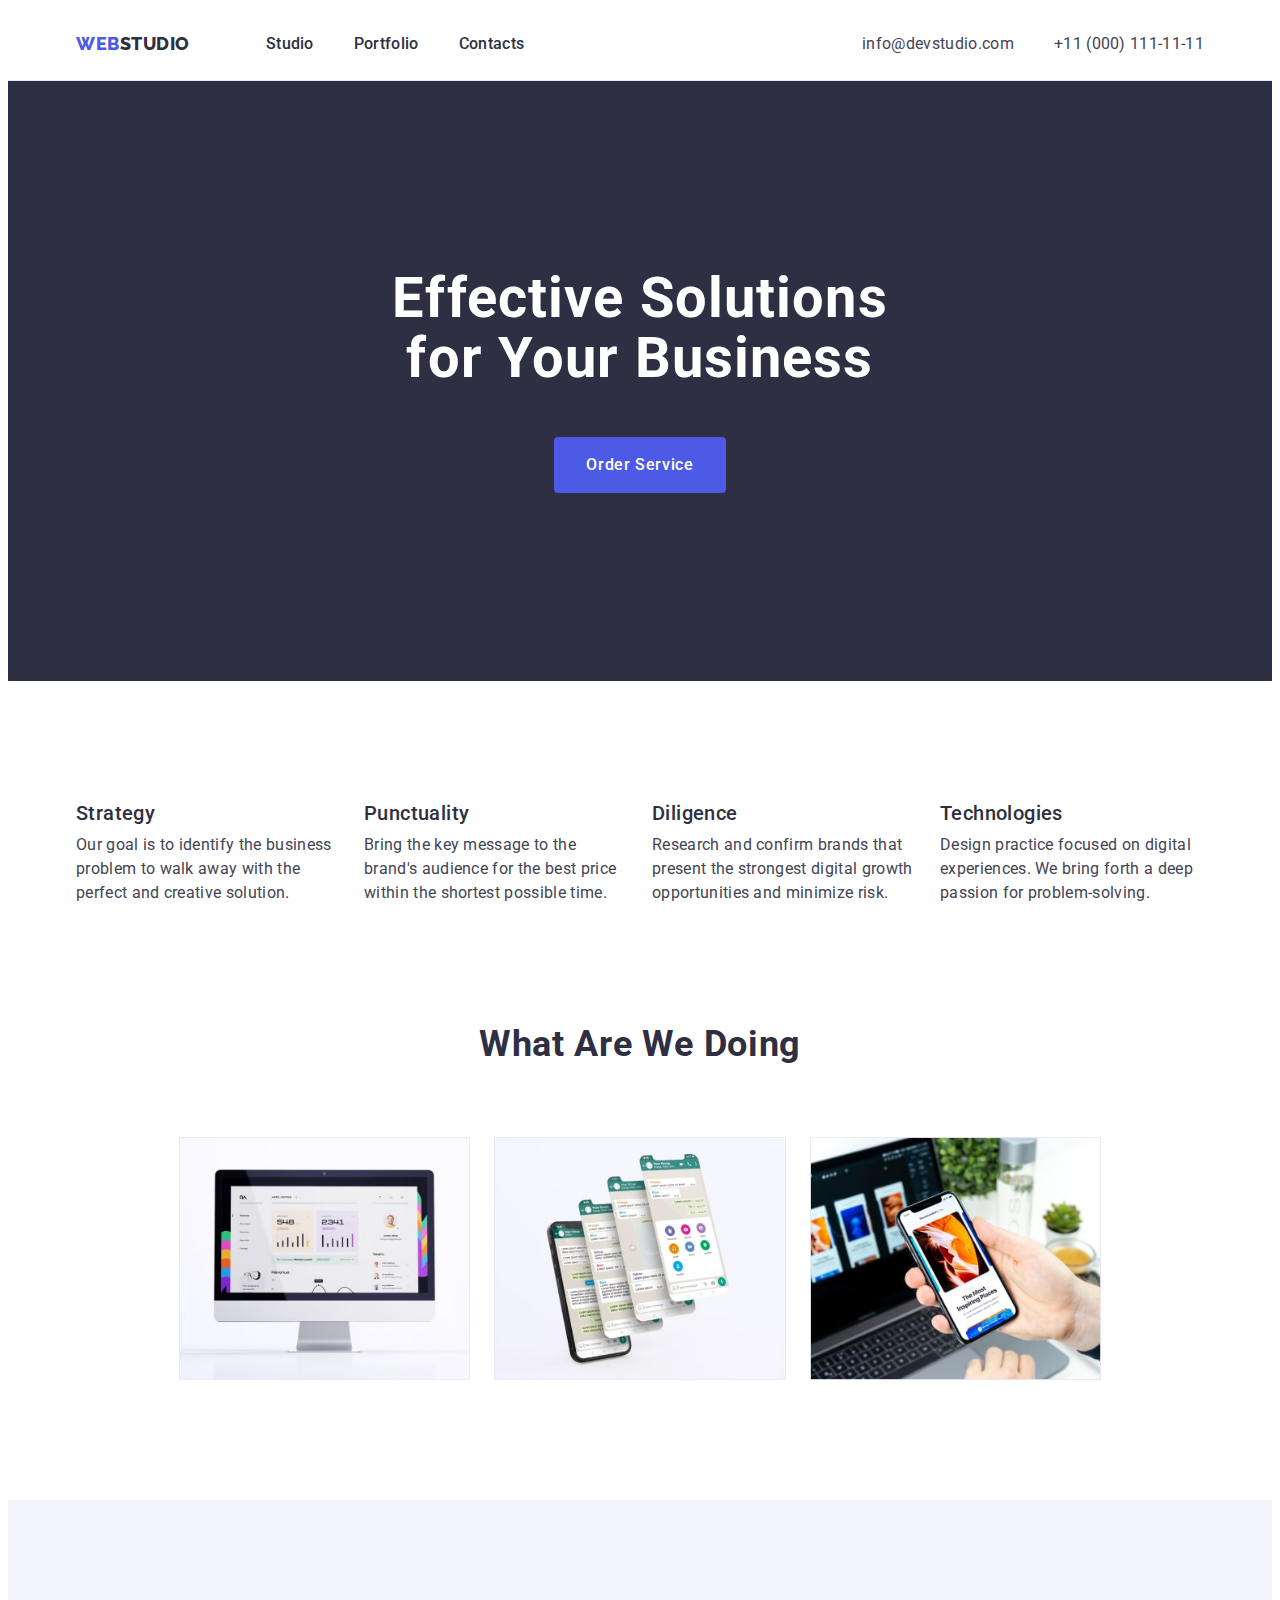
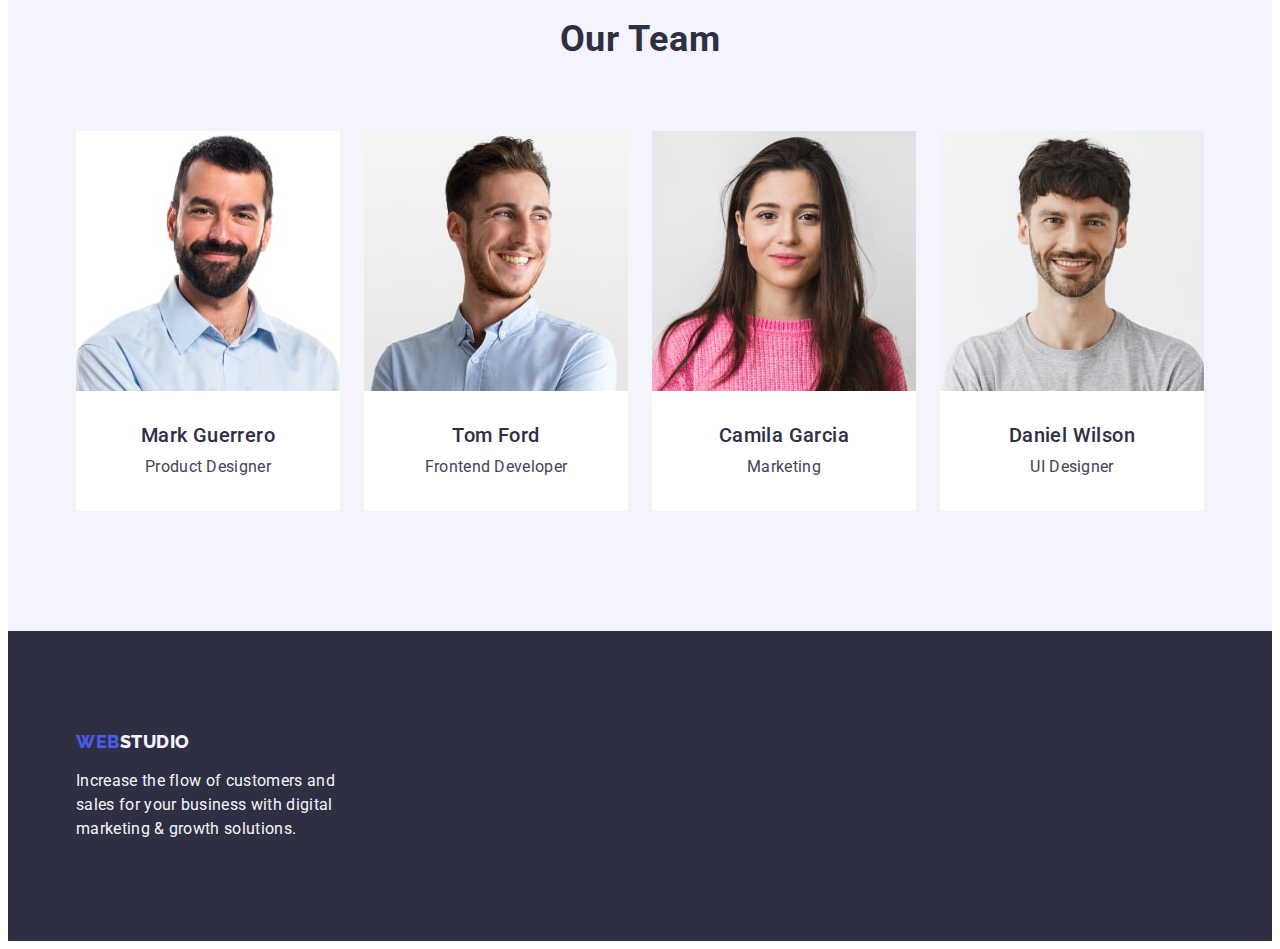
<file: index.html>
<!DOCTYPE html>
<html lang="en">
  <head>
    <meta charset="UTF-8" />
    <meta http-equiv="X-UA-Compatible" content="IE=edge" />
    <meta name="viewport" content="width=device-width, initial-scale=1.0" />
    <title>Document</title>
    <link rel="preconnect" href="https://fonts.googleapis.com" />
    <link rel="preconnect" href="https://fonts.gstatic.com" crossorigin />
    <link
      href="https://fonts.googleapis.com/css2?family=Montserrat:wght@400;700&family=Raleway:wght@800&family=Roboto:wght@400;500;700;900&display=swap"
      rel="stylesheet"
    />
    <link
      rel="stylesheet"
      href="https://cdnjs.cloudflare.com/ajax/libs/modern-normalize/2.0.0/modern-normalize.min.css"
      integrity="sha512-4xo8blKMVCiXpTaLzQSLSw3KFOVPWhm/TRtuPVc4WG6kUgjH6J03IBuG7JZPkcWMxJ5huwaBpOpnwYElP/m6wg=="
      crossorigin="anonymous"
      referrerpolicy="no-referrer"
    />
    <link rel="stylesheet" href="./css/styles.css" />
  </head>
  <body>
    <header class="header">
      <div class="header-container container">
        <nav class="header-navigation">
          <a class="header-logo link" href="./index.html"
            >Web<span class="header-logo-accent">Studio</span></a
          >
          <ul class="header-menu list">
            <li class="header-menu-item">
              <a class="header-menu-link link" href="./index.html">Studio</a>
            </li>
            <li class="header-menu-item">
              <a class="header-menu-link link" href="./portfolio.html"
                >Portfolio</a
              >
            </li>
            <li class="header-menu-item">
              <a class="header-menu-link link" href="">Contacts</a>
            </li>
          </ul>
        </nav>
        <address class="header-contacts">
          <ul class="header-contacts-menu list">
            <li class="header-contacts-item">
              <a
                class="header-contacts-link link"
                href="mailto:info@devstudio.com"
                >info@devstudio.com</a
              >
            </li>
            <li class="header-contacts-item">
              <a class="header-contacts-link link" href="tel:+110001111111"
                >+11 (000) 111-11-11</a
              >
            </li>
          </ul>
        </address>
      </div>
    </header>

    <main>
      <section class="hero">
        <div class="container">
          <h1 class="hero-title">Effective Solutions for Your Business</h1>
          <button type="button" class="hero-button">Order Service</button>
        </div>
      </section>
      <section class="advantages">
        <div class="container">
          <h2 class="visually-hidden">Advantages</h2>
          <ul class="advantages-list list">
            <li class="advantages-item">
              <h3 class="advantages-subtitle">Strategy</h3>
              <p class="advantages-item-text">
                Our goal is to identify the business problem to walk away with
                the perfect and creative solution.
              </p>
            </li>
            <li class="advantages-item">
              <h3 class="advantages-subtitle">Punctuality</h3>
              <p class="advantages-item-text">
                Bring the key message to the brand's audience for the best price
                within the shortest possible time.
              </p>
            </li>
            <li class="advantages-item">
              <h3 class="advantages-subtitle">Diligence</h3>
              <p class="advantages-item-text">
                Research and confirm brands that present the strongest digital
                growth opportunities and minimize risk.
              </p>
            </li>
            <li class="advantages-item">
              <h3 class="advantages-subtitle">Technologies</h3>
              <p class="advantages-item-text">
                Design practice focused on digital experiences. We bring forth a
                deep passion for problem-solving.
              </p>
            </li>
          </ul>
        </div>
      </section>
      <section class="images">
        <div class="container">
          <h2 class="images-title">What are we doing</h2>
          <ul class="images-list list">
            <li class="images-item">
              <img
                src="./images/img1-min.jpg"
                alt="Monitor screen"
                width="360"
                height="300"
              />
            </li>
            <li class="images-item">
              <img
                src="./images/img2-min.jpg"
                alt="Phone screen"
                width="360"
                height="300"
              />
            </li>
            <li class="images-item">
              <img
                src="./images/img3-min.jpg"
                alt="Phone in hand"
                width="360"
                height="300"
              />
            </li>
          </ul>
        </div>
      </section>
      <section class="team">
        <div class="container">
          <h2 class="team-title">Our Team</h2>
          <ul class="team-list list">
            <li class="team-item">
              <img
                src="./images/team_img1-min.jpg"
                alt="Mark Guerrero"
                width="264"
                height="260"
              />
              <div class="container-text">
                <h3 class="team-name">Mark Guerrero</h3>
                <p class="team-text">Product Designer</p>
              </div>
            </li>
            <li class="team-item">
              <img
                src="./images/team_img2-min.jpg"
                alt="Tom Ford"
                width="264"
                height="260"
              />
              <div class="container-text">
                <h3 class="team-name">Tom Ford</h3>
                <p class="team-text">Frontend Developer</p>
              </div>
            </li>
            <li class="team-item">
              <img
                src="./images/team_img3-min.jpg"
                alt="Camila Garcia"
                width="264"
                height="260"
              />
              <div class="container-text">
                <h3 class="team-name">Camila Garcia</h3>
                <p class="team-text">Marketing</p>
              </div>
            </li>
            <li class="team-item">
              <img
                src="./images/team_img4-min.jpg"
                alt="Daniel Wilson"
                width="264"
                height="260"
              />
              <div class="container-text">
                <h3 class="team-name">Daniel Wilson</h3>
                <p class="team-text">UI Designer</p>
              </div>
            </li>
          </ul>
        </div>
      </section>
    </main>

    <footer class="footer">
      <div class="container">
        <a class="footer-logo link" href="./index.html"
          >Web<span class="footer-logo-accent">Studio</span></a
        >
        <p class="footer-text">
          Increase the flow of customers and sales for your business with
          digital marketing & growth solutions.
        </p>
      </div>
    </footer>
  </body>
</html>
</file>
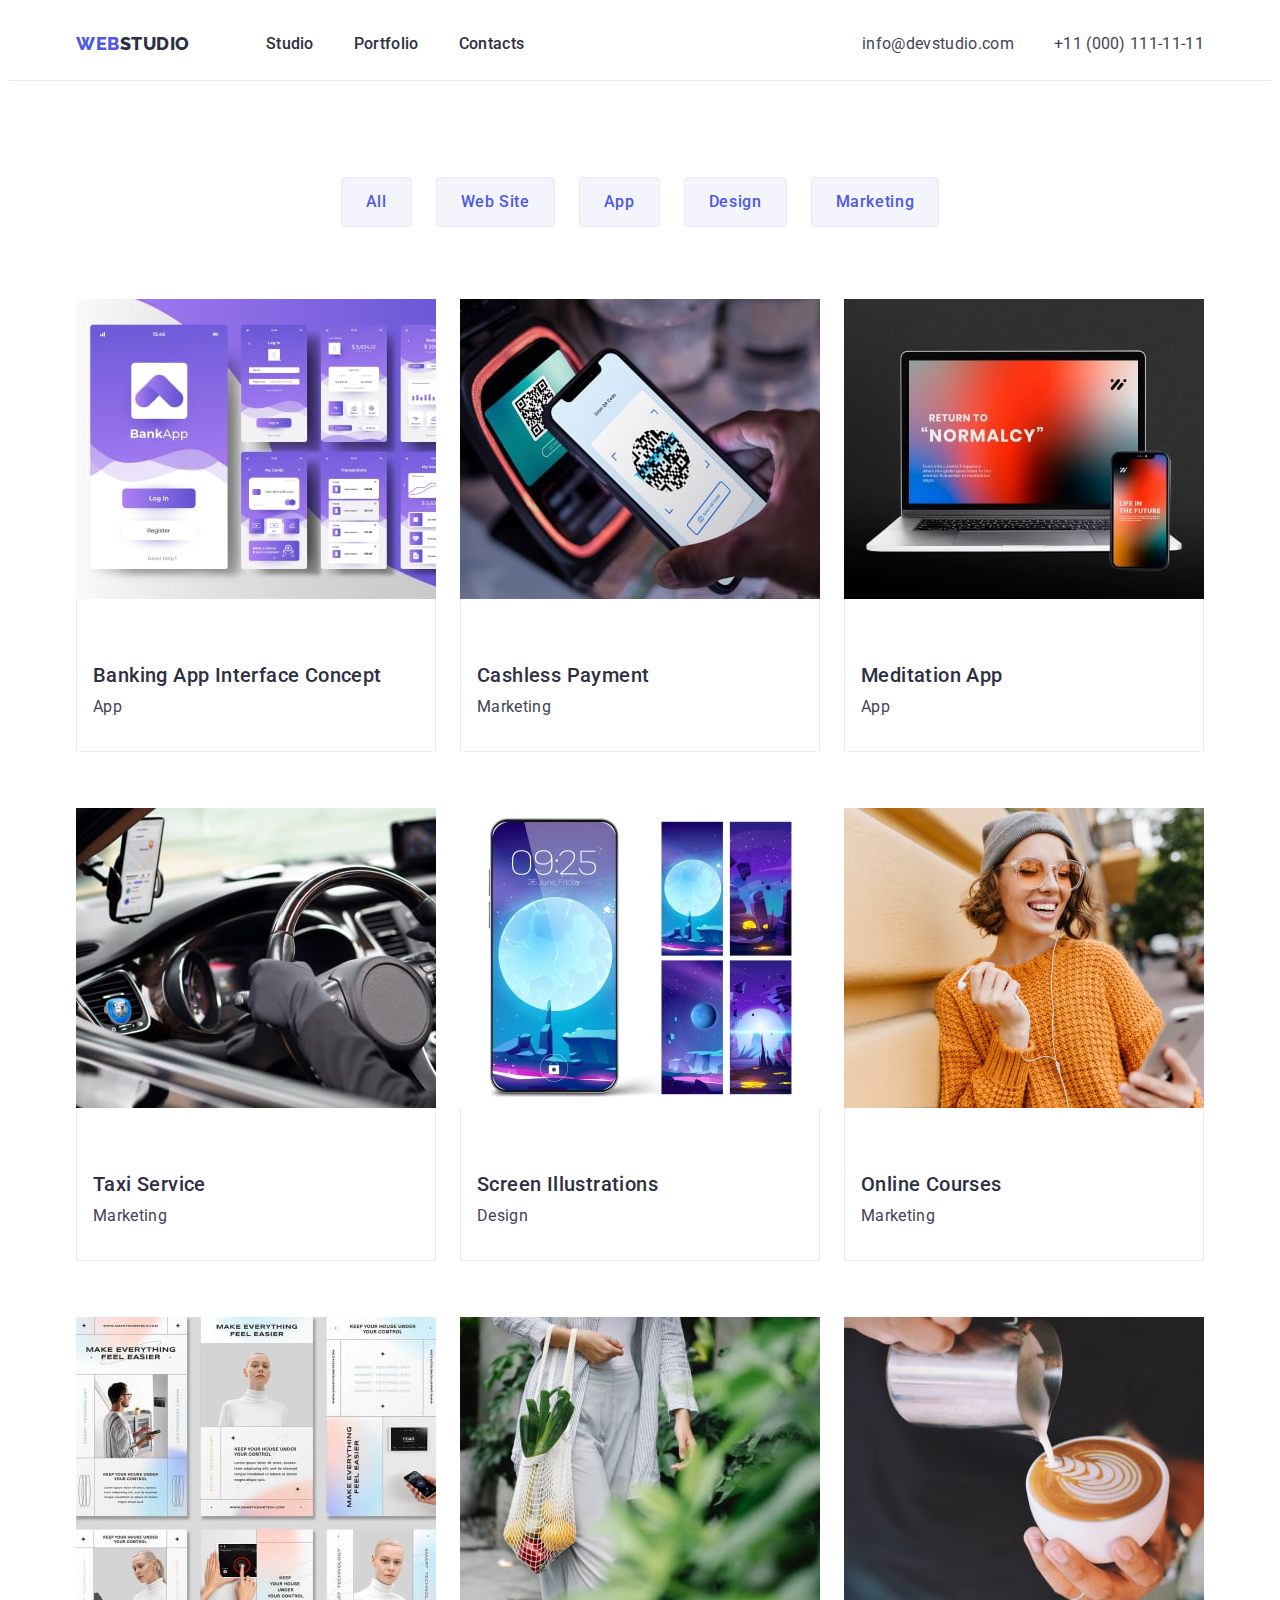
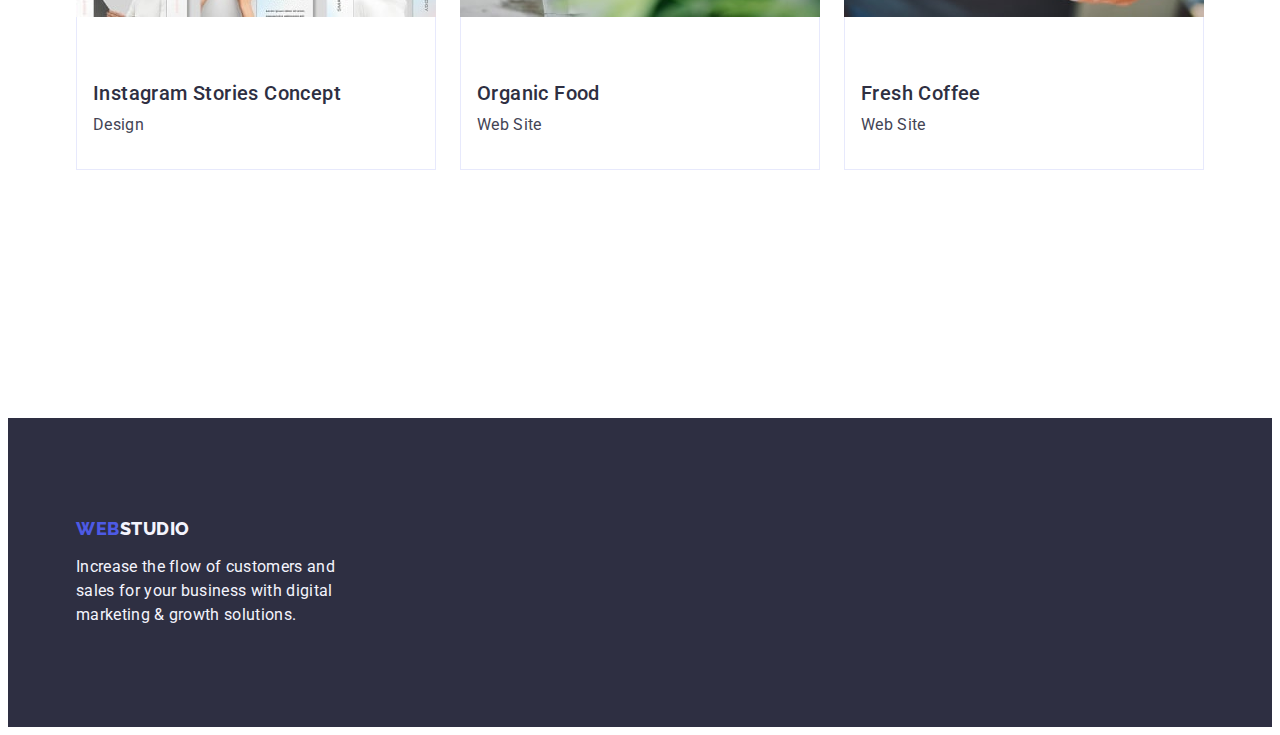
<file: portfolio.html>
<!DOCTYPE html>
<html lang="en">
  <head>
    <meta charset="UTF-8" />
    <meta http-equiv="X-UA-Compatible" content="IE=edge" />
    <meta name="viewport" content="width=device-width, initial-scale=1.0" />
    <title>Document</title>
    <link rel="preconnect" href="https://fonts.googleapis.com" />
    <link rel="preconnect" href="https://fonts.gstatic.com" crossorigin />
    <link
      href="https://fonts.googleapis.com/css2?family=Montserrat:wght@400;700&family=Raleway:wght@800&family=Roboto:wght@400;500;700;900&display=swap"
      rel="stylesheet"
    />
    <link
      rel="stylesheet"
      href="https://cdnjs.cloudflare.com/ajax/libs/modern-normalize/2.0.0/modern-normalize.min.css"
      integrity="sha512-4xo8blKMVCiXpTaLzQSLSw3KFOVPWhm/TRtuPVc4WG6kUgjH6J03IBuG7JZPkcWMxJ5huwaBpOpnwYElP/m6wg=="
      crossorigin="anonymous"
      referrerpolicy="no-referrer"
    />
    <link rel="stylesheet" href="./css/styles.css" />
  </head>
  <body>
    <header class="header">
      <div class="container header-container">
        <nav class="header-navigation">
          <a class="header-logo link" href="./index.html"
            >Web<span class="header-logo-accent">Studio</span></a
          >
          <ul class="header-menu list">
            <li class="header-menu-item">
              <a class="header-menu-link link" href="./index.html">Studio</a>
            </li>
            <li class="header-menu-item">
              <a class="header-menu-link link" href="./portfolio.html"
                >Portfolio</a
              >
            </li>
            <li class="header-menu-item">
              <a class="header-menu-link link" href="">Contacts</a>
            </li>
          </ul>
        </nav>
        <address class="header-contacts">
          <ul class="header-contacts-menu list">
            <li class="header-contacts-item">
              <a
                class="header-contacts-link link"
                href="mailto:info@devstudio.com"
                >info@devstudio.com</a
              >
            </li>
            <li class="header-contacts-item">
              <a class="header-contacts-link link" href="tel:+110001111111"
                >+11 (000) 111-11-11</a
              >
            </li>
          </ul>
        </address>
      </div>
    </header>
    <main>
      <section class="gallery">
        <div class="container">
          <h1 class="visually-hidden">Gallery</h1>
          <ul class="gallery-btn-list list">
            <li>
              <button type="button" class="gallery-btn-item">All</button>
            </li>
            <li>
              <button type="button" class="gallery-btn-item">Web Site</button>
            </li>
            <li><button type="button" class="gallery-btn-item">App</button></li>
            <li>
              <button type="button" class="gallery-btn-item">Design</button>
            </li>
            <li>
              <button type="button" class="gallery-btn-item">Marketing</button>
            </li>
          </ul>
          <ul class="gallery-portfolio-list list">
            <li class="gallery-portfolio-item">
              <a class="gallery-portfolio-link link" href="">
                <img
                  src="./images/portfolio/img1min.jpg"
                  alt="Main menu"
                  width="360"
                  height="300"
                />
                <div class="container-galrery-text">
                  <h2 class="gallery-portfolio-title">
                    Banking App Interface Concept
                  </h2>
                  <p class="gallery-portfolio-text">App</p>
                </div>
              </a>
            </li>
            <li class="gallery-portfolio-item">
              <a class="gallery-portfolio-link link" href="">
                <img
                  src="./images/portfolio/img2min.jpg"
                  alt="Scan code"
                  width="360"
                  height="300"
                />
                <div class="container-galrery-text">
                  <h2 class="gallery-portfolio-title">Cashless Payment</h2>
                  <p class="gallery-portfolio-text">Marketing</p>
                </div>
              </a>
            </li>
            <li class="gallery-portfolio-item">
              <a class="gallery-portfolio-link link" href="">
                <img
                  src="./images/portfolio/img3min.jpg"
                  alt="Gadget adaptation"
                  width="360"
                  height="300"
                />
                <div class="container-galrery-text">
                  <h2 class="gallery-portfolio-title">Meditation App</h2>
                  <p class="gallery-portfolio-text">App</p>
                </div>
              </a>
            </li>
            <li class="gallery-portfolio-item">
              <a class="gallery-portfolio-link link" href="">
                <img
                  src="./images/portfolio/img4min.jpg"
                  alt="Taxi Service"
                  width="360"
                  height="300"
                />
                <div class="container-galrery-text">
                  <h2 class="gallery-portfolio-title">Taxi Service</h2>
                  <p class="gallery-portfolio-text">Marketing</p>
                </div>
              </a>
            </li>
            <li class="gallery-portfolio-item">
              <a class="gallery-portfolio-link link" href="">
                <img
                  src="./images/portfolio/img5min.jpg"
                  alt="Screen Illustrations"
                  width="360"
                  height="300"
                />
                <div class="container-galrery-text">
                  <h2 class="gallery-portfolio-title">Screen Illustrations</h2>
                  <p class="gallery-portfolio-text">Design</p>
                </div>
              </a>
            </li>
            <li class="gallery-portfolio-item">
              <a class="gallery-portfolio-link link" href="">
                <img
                  src="./images/portfolio/img6min.jpg"
                  alt="Online Courses"
                  width="360"
                  height="300"
                />
                <div class="container-galrery-text">
                  <h2 class="gallery-portfolio-title">Online Courses</h2>
                  <p class="gallery-portfolio-text">Marketing</p>
                </div>
              </a>
            </li>
            <li class="gallery-portfolio-item">
              <a class="gallery-portfolio-link link" href="">
                <img
                  src="./images/portfolio/img7min.jpg"
                  alt="Instagram Stories"
                  width="360"
                  height="300"
                />
                <div class="container-galrery-text">
                  <h2 class="gallery-portfolio-title">
                    Instagram Stories Concept
                  </h2>
                  <p class="gallery-portfolio-text">Design</p>
                </div>
              </a>
            </li>
            <li class="gallery-portfolio-item">
              <a class="gallery-portfolio-link link" href="">
                <img
                  src="./images/portfolio/img8min.jpg"
                  alt="Organic Food"
                  width="360"
                  height="300"
                />
                <div class="container-galrery-text">
                  <h2 class="gallery-portfolio-title">Organic Food</h2>
                  <p class="gallery-portfolio-text">Web Site</p>
                </div>
              </a>
            </li>
            <li class="gallery-portfolio-item">
              <a class="gallery-portfolio-link link" href="">
                <img
                  src="./images/portfolio/img9min.jpg"
                  alt="Fresh Coffee"
                  width="360"
                  height="300"
                />
                <div class="container-galrery-text">
                  <h2 class="gallery-portfolio-title">Fresh Coffee</h2>
                  <p class="gallery-portfolio-text">Web Site</p>
                </div>
              </a>
            </li>
          </ul>
        </div>
      </section>
    </main>
    <footer class="footer">
      <div class="container">
        <a class="footer-logo link" href="./index.html"
          >Web<span class="footer-logo-accent">Studio</span></a
        >
        <p class="footer-text">
          Increase the flow of customers and sales for your business with
          digital marketing & growth solutions.
        </p>
      </div>
    </footer>
  </body>
</html>
</file>
<file: css/styles.css>
:root {
  --color-iris: #4d5ae5;
  --color-ocean: #404bbf;
  --color-navy-blue: #2e2f42;
  --color-green: #31d0aa;
  --color-slate: #434455;
  --color-light-slate: #8e8f99;
  --color-cornflower: #e7e9fc;
  --color-cloud: #f4f4fd;
  --color-navy-blue-modal: #2e2f42;
  --color-grey: #2e2f42;
  --color-white: #ffffff;
  --color-dairy: #fcfcfc;
}

body {
  font-family: "Roboto", sans-serif;
  color: var(--color-slate);
  background-color: var(--color-white);
  size: 16px;
}

p,
h1,
h2,
h3,
h4,
h5,
h6 {
  margin-top: 0;
  margin-bottom: 0;
}
ul,
ol {
  padding-left: 0;
  margin-top: 0;
  margin-bottom: 0;
}

* {
  box-sizing: border-box;
}

.link {
  text-decoration: none;
}
.list {
  list-style-type: none;
}
.visually-hidden {
  position: absolute;
  width: 1px;
  height: 1px;
  margin: -1px;
  border: 0;
  padding: 0;
  white-space: nowrap;
  clip-path: inset(100%);
  clip: rect(0 0 0 0);
  overflow: hidden;
}

.container {
  max-width: 1158px;
  padding: 0 15px;
  margin: 0 auto;
}

img {
  display: block;
  max-width: 100%;
  height: auto;
}

/* ------HEADER------- */

.header {
  border-bottom: 1px solid #e7e9fc;
}

.header-container {
  display: flex;
  align-items: center;
}
.header-navigation {
  display: flex;
  align-items: center;
}
.header-menu {
  display: flex;
  align-items: center;
  gap: 40px;
}
.header-contacts {
  font-style: normal;
  display: flex;
  align-items: center;
  margin-left: auto;
  padding-top: 24px;
  padding-bottom: 24px;
}

.header-contacts-menu {
  display: flex;
  gap: 40px;
}

.header-logo {
  color: var(--color-iris);
  font-family: Raleway, sans-serif;
  font-size: 18px;
  font-weight: 800;
  line-height: 1.17;
  letter-spacing: 0.03em;
  text-transform: uppercase;
  margin-right: 76px;
}
.header-logo-accent {
  color: var(--color-navy-blue);
  font-family: Raleway, sans-serif;
  font-size: 18px;
  font-weight: 800;
  line-height: 1.17;
  letter-spacing: 0.03em;
  text-transform: uppercase;
}

.header-menu-link {
  color: var(--color-navy-blue);
  font-size: 16px;
  font-weight: 500;
  line-height: 1.5;
  letter-spacing: 0.02em;
  padding: 24px 0;
}
.header-menu-link:hover,
.header-menu-link:focus {
  color: var(--color-ocean);
}

.header-contacts-link {
  color: var(--color-slate);
  font-size: 16px;
  font-weight: 400;
  line-height: 1.5;
  letter-spacing: 0.02em;
}
.header-contacts-link:hover,
.header-contacts-link:focus {
  color: var(--color-ocean);
}

/* -----------------------HERO----------------------- */
.hero {
  background-color: var(--color-navy-blue);
  padding-top: 188px;
  padding-bottom: 188px;
  margin: 0 auto;
}

.hero-title {
  color: var(--color-white);
  text-align: center;
  font-size: 56px;
  font-weight: 700;
  line-height: 1.07;
  letter-spacing: 0.02em;
  max-width: 496px;
  padding-left: auto;
  padding-left: auto;
  margin: auto;
  margin-bottom: 48px;
  max-width: 496px;
}

.hero-button {
  color: var(--color-white);
  background-color: var(--color-iris);
  font-family: inherit;
  cursor: pointer;
  font-size: 16px;
  font-weight: 500;
  line-height: 1.5;
  letter-spacing: 0.04em;
  min-width: 169px;
  height: 59px;
  display: block;
  min-width: 169px;
  height: 56px;
  border: none;
  margin: auto;
  padding: 16px 32px;
  border-radius: 4px;
}
.hero-button:hover,
.hero-button:focus {
  background-color: var(--color-ocean);
}

/* ---------------ADVANTAGES------------ */

.advantages {
  background-color: var(--color-white);
  padding-top: 120px;
  padding-bottom: 120px;
}
.advantages-list {
  background-color: var(--color-white);
  display: flex;
  gap: 24px;
  width: 100%;
}

.advantages-item {
  width: calc((100% - 72px) / 4);
}

.advantages-subtitle {
  color: var(--color-navy-blue);
  font-size: 20px;
  font-weight: 500;
  line-height: 1.2;
  letter-spacing: 0.02em;
  margin-bottom: 8px;
}
.advantages-item-text {
  color: var(--color-slate);
  font-size: 16px;
  font-weight: 400;
  line-height: 1.5;
  letter-spacing: 0.02em;
  width: 264px;
  gap: 8px;
}

/* ---------------IMAGES------------ */
.images {
  padding-right: 156px;
  padding-left: 156px;
  padding-bottom: 120px;
}
.images-title {
  color: var(--color-navy-blue);
  text-align: center;
  font-size: 36px;
  font-weight: 700;
  line-height: 1.11;
  letter-spacing: 0.02em;
  text-transform: capitalize;
  margin-bottom: 72px;
}
.images-list {
  display: flex;
  align-items: flex-start;
  gap: 24px;
}
.list {
}
.images-item {
  width: calc((100% - 2 * 24px) / 3);
}
/* ---------------TEAM-------------*/

.team {
  background-color: var(--color-cloud);
  padding-top: 120px;
  padding-bottom: 120px;
}
.team-title {
  color: var(--color-navy-blue);
  text-align: center;
  font-size: 36px;
  font-weight: 700;
  line-height: 1.11;
  letter-spacing: 0.02em;
  text-transform: capitalize;
  margin-bottom: 72px;
}
.container-text {
  padding-top: 32px;
  padding-bottom: 32px;
  text-align: center;
  width: 264px;
}
.team-name {
  color: var(--color-navy-blue);
  text-align: center;
  font-size: 20px;
  font-weight: 500;
  line-height: 1.2;
  letter-spacing: 0.02em;
  margin-bottom: 8px;
}
.team-text {
  color: var(--color-slate);
  text-align: center;
  font-size: 16px;
  font-weight: 400;
  line-height: 1.5;
  letter-spacing: 0.02em;
}
.team-list {
  display: flex;
  align-items: flex-start;
  gap: 24px;
  width: 100%;
}

.link {
}
.team-item {
  background-color: var(--color-white);
  border-radius: 0px 0px 4px 4px;
  width: calc((100% - 72px) / 4);
}

/* --------------FOOTER-------------- */

.footer {
  background-color: var(--color-navy-blue);
  padding: 100px 0;
}
.footer-logo {
  margin-bottom: 16px;
  color: var(--color-iris);
  font-family: Raleway, sans-serif;
  font-size: 18px;
  font-weight: 800;
  line-height: 1.17;
  letter-spacing: 0.03em;
  text-transform: uppercase;
  margin-right: 76px;
  display: flex;
}
.link {
  display: inline-block;
}

.footer-logo-accent {
  color: var(--color-cloud);
  font-family: Raleway, sans-serif;
  font-size: 18px;
  font-weight: 800;
  line-height: 1.17;
  letter-spacing: 0.03em;
  text-transform: uppercase;
}
.footer-text {
  color: var(--color-cloud);
  font-size: 16px;
  font-weight: 400;
  line-height: 1.5;
  letter-spacing: 0.02em;
  max-width: 264px;
}
/* =============Gallery========= */

.gallery {
  background-color: var(--color-white);
  padding: 96px 0 120px 0;
}
.gallery-title {
}

.gallery-btn-list {
  text-align: center;
  display: flex;
  margin-bottom: 72px;
  justify-content: center;
  gap: 24px;
}
.gallery-btn-item:hover,
.gallery-btn-item:focus {
  color: var(--color-white);
  background-color: var(--color-ocean);
  border: 1px solid transparent;
}

.gallery-btn-item {
  color: var(--color-iris);
  background-color: var(--color-cloud);
  text-align: center;
  font-family: inherit;
  cursor: pointer;
  font-size: 16px;
  font-weight: 500;
  line-height: 1.5;
  letter-spacing: 0.04em;
  padding: 12px 24px;
  border: 1px solid #e7e9fc;
  border-radius: 4px;
}

/* ==============PORTFOLIO============= */

.gallery-portfolio-list {
  display: flex;
  justify-content: center;
  gap: 24px;
  row-gap: 48px;
  flex-wrap: wrap;
  padding-bottom: 120px;
}

.gallery-portfolio-item {
  width: calc((100% - 48px) / 3);
}
.gallery-portfolio-title {
  color: var(--color-navy-blue);
  font-size: 20px;
  font-weight: 500;
  line-height: 1.2;
  letter-spacing: 0.02em;
  margin-top: 32px;
  margin-bottom: 8px;
}
.container-galrery-text {
  padding: 32px 16px;
  border: 1px solid #e7e9fc;
  border-top: none;
  margin-bottom: 8px;
}

.gallery-portfolio-text {
  color: var(--color-slate);
  font-size: 16px;
  font-weight: 400;
  line-height: 1.5;
  letter-spacing: 0.02em;
}
</file>
